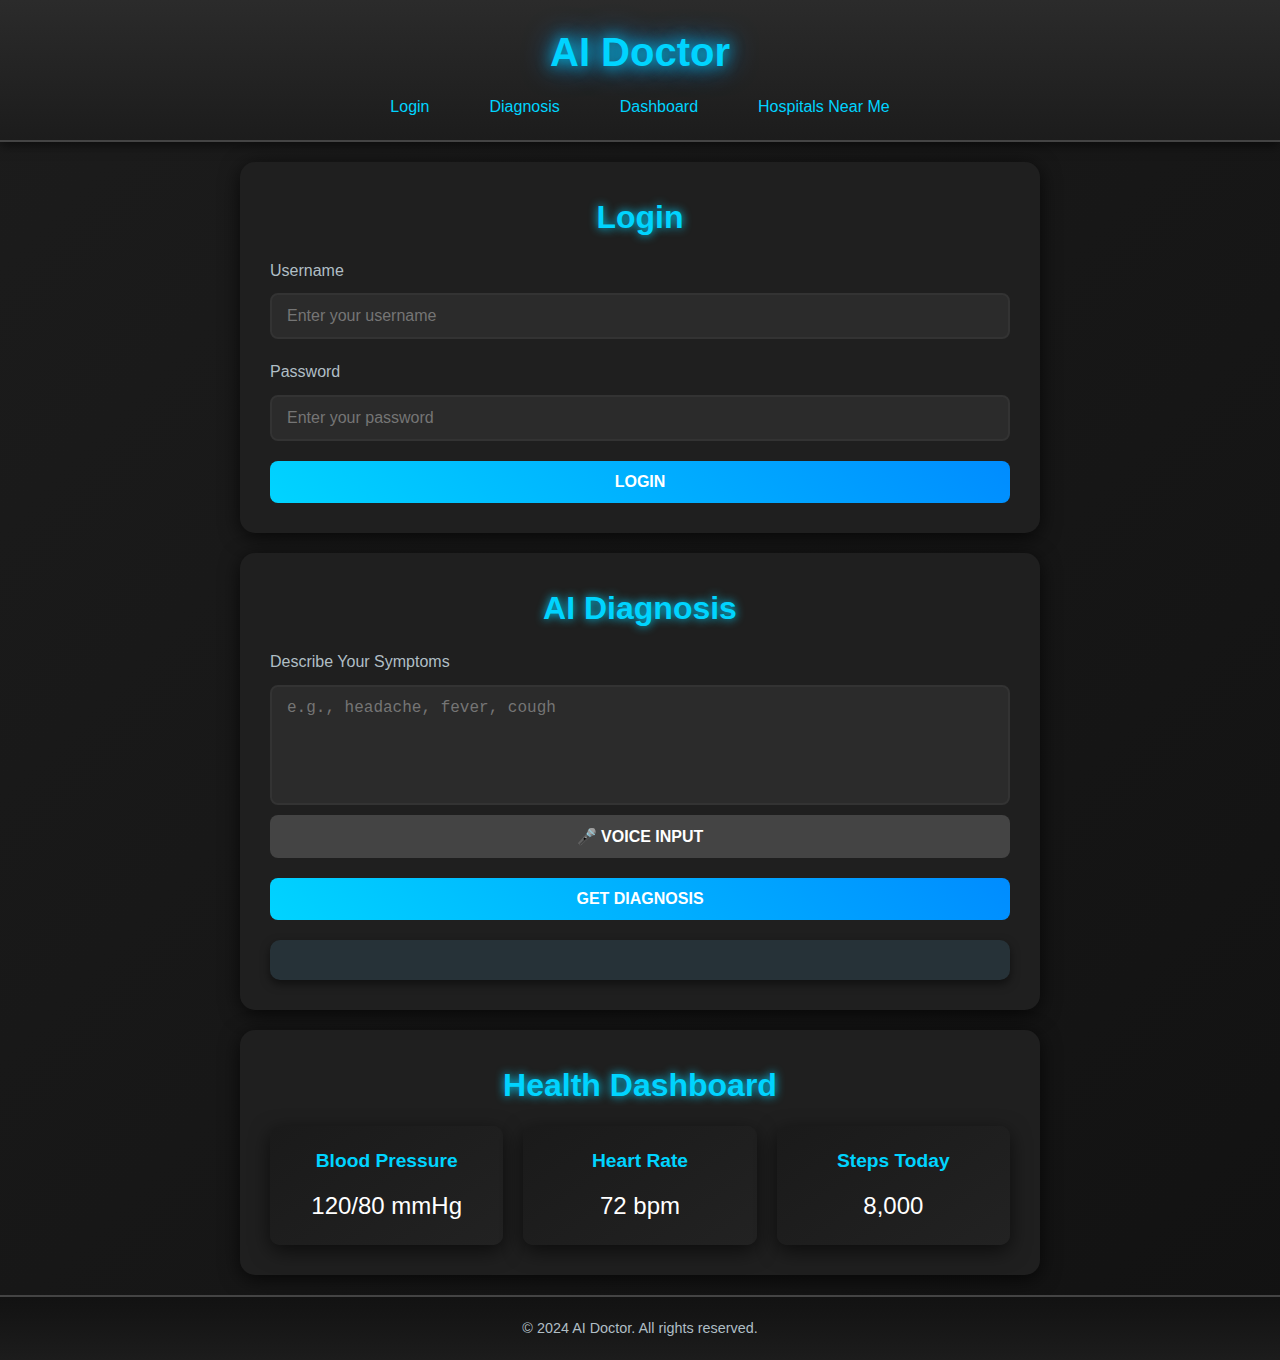
<file: index.html>
<!DOCTYPE html>
<html lang="en">
<head>
  <meta charset="UTF-8">
  <meta name="viewport" content="width=device-width, initial-scale=1.0">
  <title>AI Doctor - Advanced</title>
  <link rel="stylesheet" href="styles.css">
</head>
<body>
  <header class="header">
    <h1>AI Doctor</h1>
    <nav>
      <ul>
        <li><a href="#login">Login</a></li>
        <li><a href="#diagnosis">Diagnosis</a></li>
        <li><a href="#dashboard">Dashboard</a></li>
        <li><a href="https://www.google.com/maps/search/hospitals+near+me" target="_blank">Hospitals Near Me</a></li>
      </ul>
    </nav>
  </header>

  <main>
    <!-- Login Section -->
    <section id="login" class="section">
      <h2>Login</h2>
      <form id="loginForm" class="form">
        <div class="input-group">
          <label for="username">Username</label>
          <input type="text" id="username" placeholder="Enter your username" required>
        </div>
        <div class="input-group">
          <label for="password">Password</label>
          <input type="password" id="password" placeholder="Enter your password" required>
        </div>
        <button type="submit" class="btn">Login</button>
      </form>
    </section>

    <!-- Diagnosis Section -->
    <section id="diagnosis" class="section">
      <h2>AI Diagnosis</h2>
      <div class="input-group">
        <label for="symptoms">Describe Your Symptoms</label>
        <textarea id="symptoms" placeholder="e.g., headache, fever, cough" rows="4"></textarea>
        <button id="startVoiceInput" class="btn secondary">🎤 Voice Input</button>
      </div>
      <button id="getDiagnosis" class="btn">Get Diagnosis</button>
      <div id="loadingIndicator" class="loading" hidden>Loading...</div>
      <div id="diagnosisResult" class="result"></div>
      <div id="feedbackSection" class="feedback" hidden>
        <h3>Was this helpful?</h3>
        <button id="feedbackYes" class="btn">👍 Yes</button>
        <button id="feedbackNo" class="btn secondary">👎 No</button>
      </div>
    </section>

    <!-- Dashboard Section -->
    <section id="dashboard" class="section">
      <h2>Health Dashboard</h2>
      <div id="healthMetrics" class="metrics">
        <div class="metric">
          <h3>Blood Pressure</h3>
          <p>120/80 mmHg</p>
        </div>
        <div class="metric">
          <h3>Heart Rate</h3>
          <p id="heartRate">72 bpm</p>
        </div>
        <div class="metric">
          <h3>Steps Today</h3>
          <p id="stepsToday">8,000</p>
        </div>
      </div>
    </section>
  </main>

  <footer class="footer">
    <p>&copy; 2024 AI Doctor. All rights reserved.</p>
  </footer>

  <script src="function.js"></script>
</body>
</html>
</file>
<file: styles.css>
/* General Styles */
* {
    margin: 0;
    padding: 0;
    box-sizing: border-box;
  }
  
  body {
    font-family: 'Poppins', sans-serif;
    background: linear-gradient(135deg, #1c1c1c, #121212);
    color: #ffffff;
    line-height: 1.6;
  }
  
  a {
    text-decoration: none;
    color: inherit;
  }
  
  /* Header */
  .header {
    background: linear-gradient(to bottom, #2b2b2b, #1c1c1c);
    padding: 20px;
    text-align: center;
    border-bottom: 2px solid #444;
    box-shadow: 0 4px 10px rgba(0, 0, 0, 0.5);
  }
  
  .header h1 {
    font-size: 2.5rem;
    color: #00d4ff;
    text-shadow: 0 0 15px #00d4ff, 0 0 30px #008cff;
    margin-bottom: 10px;
  }
  
  .header nav ul {
    list-style: none;
    display: flex;
    justify-content: center;
    gap: 20px;
  }
  
  .header nav ul li a {
    font-size: 1rem;
    color: #00d4ff;
    padding: 10px 20px;
    border-radius: 20px;
    transition: all 0.3s ease;
  }
  
  .header nav ul li a:hover {
    background: #00d4ff;
    color: #121212;
    box-shadow: 0 4px 10px rgba(0, 212, 255, 0.5);
  }
  
  /* Section Styling */
  .section {
    margin: 20px auto;
    padding: 30px;
    max-width: 800px;
    background: #1f1f1f;
    border-radius: 15px;
    box-shadow: 0 4px 20px rgba(0, 0, 0, 0.7);
  }
  
  .section h2 {
    margin-bottom: 15px;
    font-size: 2rem;
    text-align: center;
    color: #00d4ff;
    text-shadow: 0 0 10px #00d4ff;
  }
  
  .input-group {
    margin-bottom: 20px;
    display: flex;
    flex-direction: column;
    gap: 10px;
  }
  
  .input-group label {
    font-size: 1rem;
    color: #b0bec5;
  }
  
  input, textarea, button {
    width: 100%;
    padding: 12px 15px;
    border-radius: 8px;
    border: none;
    outline: none;
    font-size: 1rem;
  }
  
  textarea {
    resize: none;
    height: 120px;
  }
  
  input, textarea {
    background: #2b2b2b;
    color: #ffffff;
    border: 2px solid #333;
    transition: all 0.3s ease;
  }
  
  input:focus, textarea:focus {
    border-color: #00d4ff;
    box-shadow: 0 0 8px rgba(0, 212, 255, 0.5);
  }
  
  button {
    background: linear-gradient(45deg, #00d4ff, #008cff);
    color: #ffffff;
    font-weight: bold;
    text-transform: uppercase;
    cursor: pointer;
    transition: all 0.3s ease;
  }
  
  button:hover {
    background: linear-gradient(45deg, #008cff, #0048ff);
    transform: scale(1.05);
    box-shadow: 0 4px 15px rgba(0, 212, 255, 0.5);
  }
  
  .secondary {
    background: #444;
    color: #fff;
  }
  
  .secondary:hover {
    background: #555;
    box-shadow: 0 4px 15px rgba(100, 100, 100, 0.5);
  }
  
  /* Loading Animation */
  .loading {
    text-align: center;
    color: #ff9800;
    font-size: 1.2rem;
    animation: pulse 1.5s infinite;
  }
  
  @keyframes pulse {
    0%, 100% {
      opacity: 1;
    }
    50% {
      opacity: 0.5;
    }
  }
  
  /* Diagnosis Result */
  .result {
    margin-top: 20px;
    padding: 20px;
    background: #263238;
    color: #ffffff;
    border-radius: 10px;
    box-shadow: 0 4px 10px rgba(0, 0, 0, 0.5);
    font-size: 1.1rem;
  }
  
  /* Feedback Section */
  .feedback {
    margin-top: 20px;
    text-align: center;
  }
  
  .feedback h3 {
    font-size: 1.2rem;
    margin-bottom: 10px;
    color: #00d4ff;
  }
  
  .feedback button {
    margin: 5px;
  }
  
  /* Dashboard */
  .metrics {
    display: flex;
    justify-content: space-between;
    gap: 20px;
    flex-wrap: wrap;
  }
  
  .metric {
    flex: 1;
    min-width: 200px;
    background: linear-gradient(145deg, #1a1a1a, #222222);
    padding: 20px;
    border-radius: 10px;
    box-shadow: 0 6px 20px rgba(0, 0, 0, 0.6);
    text-align: center;
    transition: all 0.3s ease;
  }
  
  .metric:hover {
    transform: translateY(-5px);
    box-shadow: 0 8px 25px rgba(0, 0, 0, 0.8);
  }
  
  .metric h3 {
    font-size: 1.2rem;
    margin-bottom: 10px;
    color: #00d4ff;
  }
  
  .metric p {
    font-size: 1.5rem;
    color: #ffffff;
  }
  
  /* Footer */
  .footer {
    text-align: center;
    padding: 20px;
    background: linear-gradient(to top, #1c1c1c, #121212);
    border-top: 2px solid #444;
    margin-top: 20px;
    font-size: 0.9rem;
    color: #b0bec5;
  }
  
  .footer p {
    margin: 0;
  }
</file>
